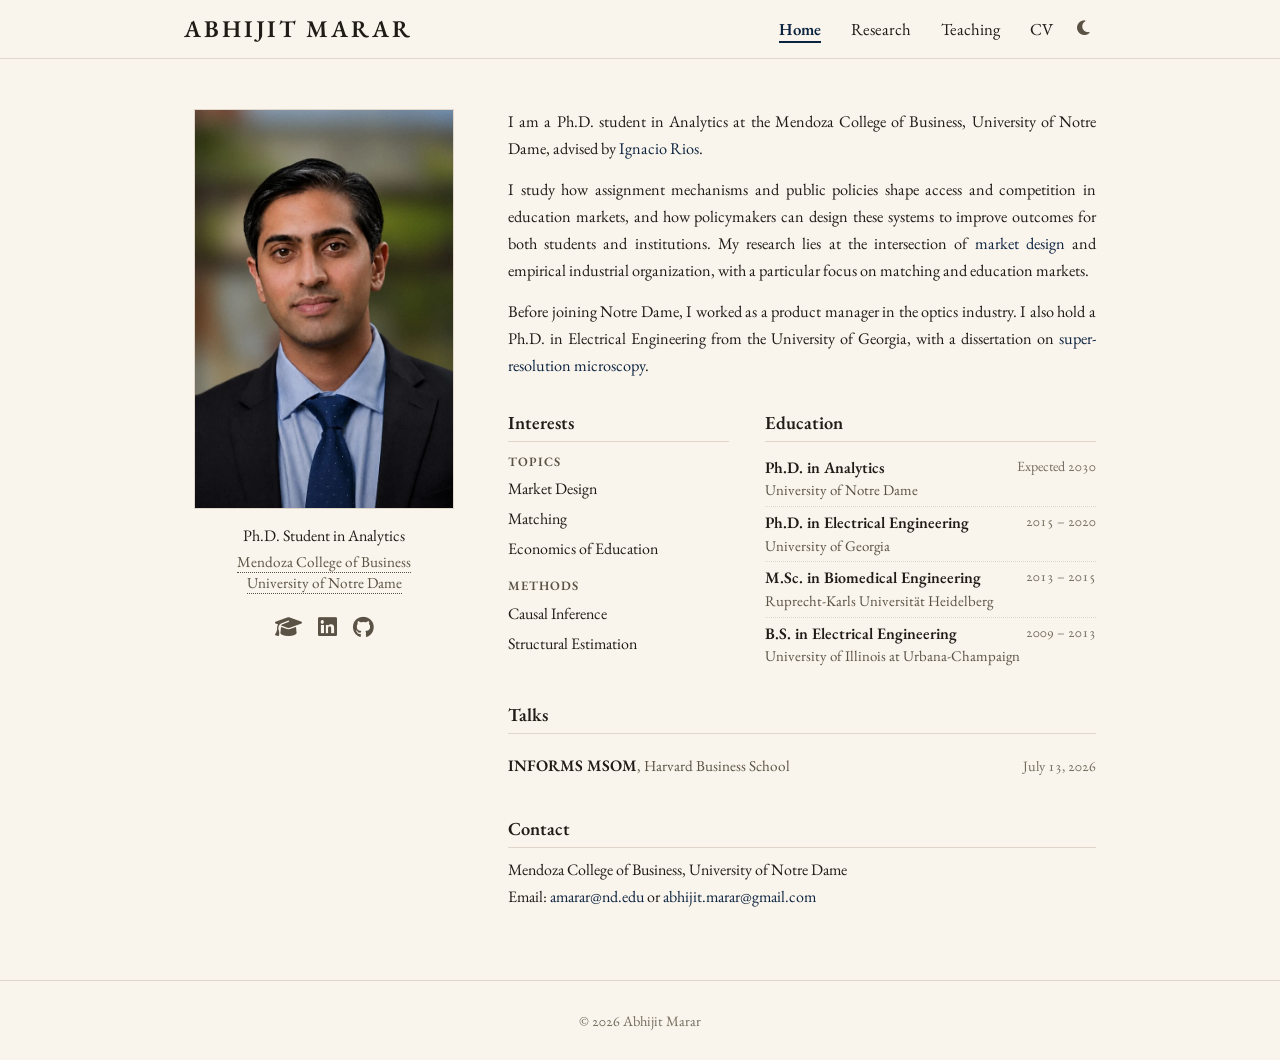
<file: index.html>
<!DOCTYPE html>
<html lang="en">
<head>
    <meta charset="UTF-8">
    <meta name="viewport" content="width=device-width, initial-scale=1.0">
    <title>Abhijit Marar</title>
    <meta name="description" content="Abhijit Marar — Ph.D. Student in Analytics at the Mendoza College of Business, University of Notre Dame. Research in market design, matching, and the economics of education.">
    <meta name="author" content="Abhijit Marar">
    <meta name="keywords" content="Abhijit Marar, Ph.D. Analytics, Mendoza College of Business, University of Notre Dame, Market Design, Matching Markets, Economics of Education">
    <link rel="canonical" href="https://abhijitmarar.github.io/">

    <!-- Theme init (runs before body renders to prevent flash) -->
    <script>
    (function() {
        try {
            var stored = localStorage.getItem('theme');
            var prefersDark = window.matchMedia && window.matchMedia('(prefers-color-scheme: dark)').matches;
            document.documentElement.setAttribute('data-theme', stored || (prefersDark ? 'dark' : 'light'));
        } catch (e) {}
    })();
    </script>

    <!-- Open Graph -->
    <meta property="og:type" content="profile">
    <meta property="og:url" content="https://abhijitmarar.github.io/">
    <meta property="og:title" content="Abhijit Marar — Ph.D. Student in Analytics, University of Notre Dame">
    <meta property="og:description" content="Ph.D. Student in Analytics at the Mendoza College of Business, University of Notre Dame. Research in market design, matching, and the economics of education.">
    <meta property="og:image" content="https://abhijitmarar.github.io/final_website_405x720_dropin.jpg">
    <meta property="profile:first_name" content="Abhijit">
    <meta property="profile:last_name" content="Marar">

    <!-- Twitter Card -->
    <meta name="twitter:card" content="summary">
    <meta name="twitter:url" content="https://abhijitmarar.github.io/">
    <meta name="twitter:title" content="Abhijit Marar — Ph.D. Student in Analytics, University of Notre Dame">
    <meta name="twitter:description" content="Ph.D. Student in Analytics at the Mendoza College of Business, University of Notre Dame.">
    <meta name="twitter:image" content="https://abhijitmarar.github.io/final_website_405x720_dropin.jpg">

    <link rel="stylesheet" href="style.css?v=9">
    <link rel="stylesheet" href="https://cdnjs.cloudflare.com/ajax/libs/font-awesome/6.5.1/css/all.min.css">
    <link rel="preconnect" href="https://fonts.googleapis.com">
    <link rel="preconnect" href="https://fonts.gstatic.com" crossorigin>
    <link href="https://fonts.googleapis.com/css2?family=EB+Garamond:ital,wght@0,400;0,500;0,600;0,700;1,400;1,500&display=swap" rel="stylesheet">

    <!-- Schema.org Person -->
    <script type="application/ld+json">
    {
      "@context": "https://schema.org",
      "@type": "Person",
      "name": "Abhijit Marar",
      "givenName": "Abhijit",
      "familyName": "Marar",
      "url": "https://abhijitmarar.github.io/",
      "image": "https://abhijitmarar.github.io/final_website_405x720_dropin.jpg",
      "jobTitle": "Ph.D. Student in Analytics",
      "description": "Ph.D. Student in Analytics at the Mendoza College of Business, University of Notre Dame. Research in market design, matching, and the economics of education.",
      "affiliation": {
        "@type": "CollegeOrUniversity",
        "name": "Mendoza College of Business, University of Notre Dame",
        "url": "https://mendoza.nd.edu/"
      },
      "email": "mailto:amarar@nd.edu",
      "knowsAbout": [
        "Market Design",
        "Matching Markets",
        "Economics of Education"
      ],
      "sameAs": [
        "https://scholar.google.com/citations?user=hpE_6rUAAAAJ&hl=en",
        "https://www.linkedin.com/in/abhijitmarar",
        "https://github.com/abhijitmarar"
      ],
      "alumniOf": [
        {
          "@type": "CollegeOrUniversity",
          "name": "University of Georgia",
          "url": "https://www.uga.edu/"
        },
        {
          "@type": "CollegeOrUniversity",
          "name": "Ruprecht-Karls Universität Heidelberg",
          "url": "https://www.uni-heidelberg.de/"
        },
        {
          "@type": "CollegeOrUniversity",
          "name": "University of Illinois at Urbana-Champaign",
          "url": "https://illinois.edu/"
        }
      ]
    }
    </script>
</head>
<body>

<!-- Navigation -->
<header class="site-header">
    <nav class="nav-container">
        <h1 class="nav-logo-wrap"><a href="/" class="nav-logo">Abhijit Marar</a></h1>
        <div class="nav-right">
            <ul class="nav-links">
                <li><a href="/" class="is-active">Home</a></li>
                <li><a href="research.html">Research</a></li>
                <li><a href="teaching.html">Teaching</a></li>
                <li><a href="Abhijit_Marar_CV_2026.pdf" target="_blank">CV</a></li>
            </ul>
            <button class="theme-toggle" id="theme-toggle" aria-label="Toggle dark mode" title="Toggle dark mode">
                <i class="fas fa-moon"></i>
            </button>
            <button class="nav-toggle" aria-label="Toggle navigation">
                <i class="fas fa-bars"></i>
            </button>
        </div>
    </nav>
</header>

<main class="container">

<!-- Hero -->
<section id="about" class="hero">
    <div class="hero-grid">

        <!-- Left column: portrait + identity + social -->
        <aside class="hero-side">
            <div class="photo-wrapper">
                <picture>
                    <source type="image/webp"
                            srcset="final_website_600w.webp 600w, final_website_1200w_retina.webp 1126w"
                            sizes="(max-width: 768px) 220px, 260px">
                    <img src="final_website_405x720_dropin.jpg" alt="Abhijit Marar"
                         width="405" height="720"
                         onerror="this.style.display='none'; document.getElementById('photo-fallback').style.display='flex';">
                </picture>
                <div class="photo-fallback" id="photo-fallback">AM</div>
            </div>
            <div class="hero-identity">
                <p class="role">Ph.D. Student in Analytics</p>
                <p class="affiliation">
                    <a href="https://mendoza.nd.edu/" target="_blank">Mendoza College of Business</a><br>
                    <a href="https://www.nd.edu/" target="_blank">University of Notre Dame</a>
                </p>
            </div>
            <ul class="hero-social" aria-label="Profiles">
                <li><a href="https://scholar.google.com/citations?user=hpE_6rUAAAAJ&amp;hl=en" target="_blank" title="Google Scholar"><i class="fas fa-graduation-cap"></i></a></li>
                <li><a href="https://www.linkedin.com/in/abhijitmarar" target="_blank" title="LinkedIn"><i class="fab fa-linkedin"></i></a></li>
                <li><a href="https://github.com/abhijitmarar" target="_blank" title="GitHub"><i class="fab fa-github"></i></a></li>
            </ul>
        </aside>

        <!-- Right column: about + interests + education + contact -->
        <div class="hero-main">
            <div class="bio-section">
                <p>
                    I am a Ph.D. student in Analytics at the Mendoza College of Business, University of Notre Dame,
                    advised by <a href="https://iriosu.github.io/" target="_blank">Ignacio Rios</a>.
                </p>
                <p>
                    I study how assignment mechanisms and public policies shape access and competition in education markets, and how policymakers can design these systems to improve outcomes for both students and institutions.
                    My research lies at the intersection of <a href="https://en.wikipedia.org/wiki/Market_design" target="_blank">market design</a> and empirical industrial organization, with a particular focus on matching and education markets.
                </p>
                <p>
                    Before joining Notre Dame, I worked as a product manager in the optics industry.
                    I also hold a Ph.D. in Electrical Engineering from the University of Georgia, with a dissertation on <a href="https://en.wikipedia.org/wiki/Super-resolution_microscopy" target="_blank">super-resolution microscopy</a>.
                </p>
            </div>

            <div class="info-row">
                <div>
                    <h3>Interests</h3>
                    <div class="interest-group">
                        <h4>Topics</h4>
                        <ul class="ul-interests">
                            <li>Market Design</li>
                            <li>Matching</li>
                            <li>Economics of Education</li>
                        </ul>
                    </div>
                    <div class="interest-group">
                        <h4>Methods</h4>
                        <ul class="ul-interests">
                            <li>Causal Inference</li>
                            <li>Structural Estimation</li>
                            <!-- Reserved: add "Robust Optimization" or "Optimization" here once the paper settles. -->
                        </ul>
                    </div>
                </div>
                <div>
                    <h3>Education</h3>
                    <ul class="ul-edu">
                        <li>
                            <span class="degree">Ph.D. in Analytics</span>
                            <span class="school">University of Notre Dame</span>
                            <span class="year">Expected 2030</span>
                        </li>
                        <li>
                            <span class="degree">Ph.D. in Electrical Engineering</span>
                            <span class="school">University of Georgia</span>
                            <span class="year">2015 &ndash; 2020</span>
                        </li>
                        <li>
                            <span class="degree">M.Sc. in Biomedical Engineering</span>
                            <span class="school">Ruprecht-Karls Universit&auml;t Heidelberg</span>
                            <span class="year">2013 &ndash; 2015</span>
                        </li>
                        <li>
                            <span class="degree">B.S. in Electrical Engineering</span>
                            <span class="school">University of Illinois at Urbana-Champaign</span>
                            <span class="year">2009 &ndash; 2013</span>
                        </li>
                    </ul>
                </div>
            </div>

            <!--
            Upcoming talks. Newest first. Each entry is one row: name and
            venue on the left, date on the right. Add or remove <li> items;
            an entry that has passed should be moved out or deleted.
            -->
            <div class="talks-block">
                <h3>Talks</h3>
                <ul class="talk-list">
                    <li class="talk-item">
                        <span class="talk-lead">
                            <span class="talk-name">INFORMS MSOM</span><span class="talk-venue">Harvard Business School</span>
                        </span>
                        <span class="talk-date">July 13, 2026</span>
                    </li>
                </ul>
            </div>

            <div class="contact-block">
                <h3>Contact</h3>
                <p class="contact-line">Mendoza College of Business, University of Notre Dame</p>
                <p class="contact-line">Email: <a href="mailto:amarar@nd.edu">amarar@nd.edu</a> or <a href="mailto:abhijit.marar@gmail.com">abhijit.marar@gmail.com</a></p>
            </div>
        </div>

    </div>
</section>

</main>

<!-- Footer -->
<footer class="site-footer">
    <div class="container">
        <p>&copy; 2026 Abhijit Marar</p>
    </div>
</footer>

<script>
document.querySelector('.nav-toggle').addEventListener('click', function() {
    document.querySelector('.nav-links').classList.toggle('active');
});
document.querySelectorAll('.nav-links a').forEach(function(link) {
    link.addEventListener('click', function() {
        document.querySelector('.nav-links').classList.remove('active');
    });
});

// Theme toggle
(function() {
    var btn = document.getElementById('theme-toggle');
    if (!btn) return;
    function updateIcon() {
        var cur = document.documentElement.getAttribute('data-theme');
        btn.innerHTML = cur === 'dark'
            ? '<i class="fas fa-sun"></i>'
            : '<i class="fas fa-moon"></i>';
    }
    updateIcon();
    btn.addEventListener('click', function() {
        var cur = document.documentElement.getAttribute('data-theme');
        var next = cur === 'dark' ? 'light' : 'dark';
        document.documentElement.setAttribute('data-theme', next);
        try { localStorage.setItem('theme', next); } catch (e) {}
        updateIcon();
    });
})();
</script>

</body>
</html>
</file>
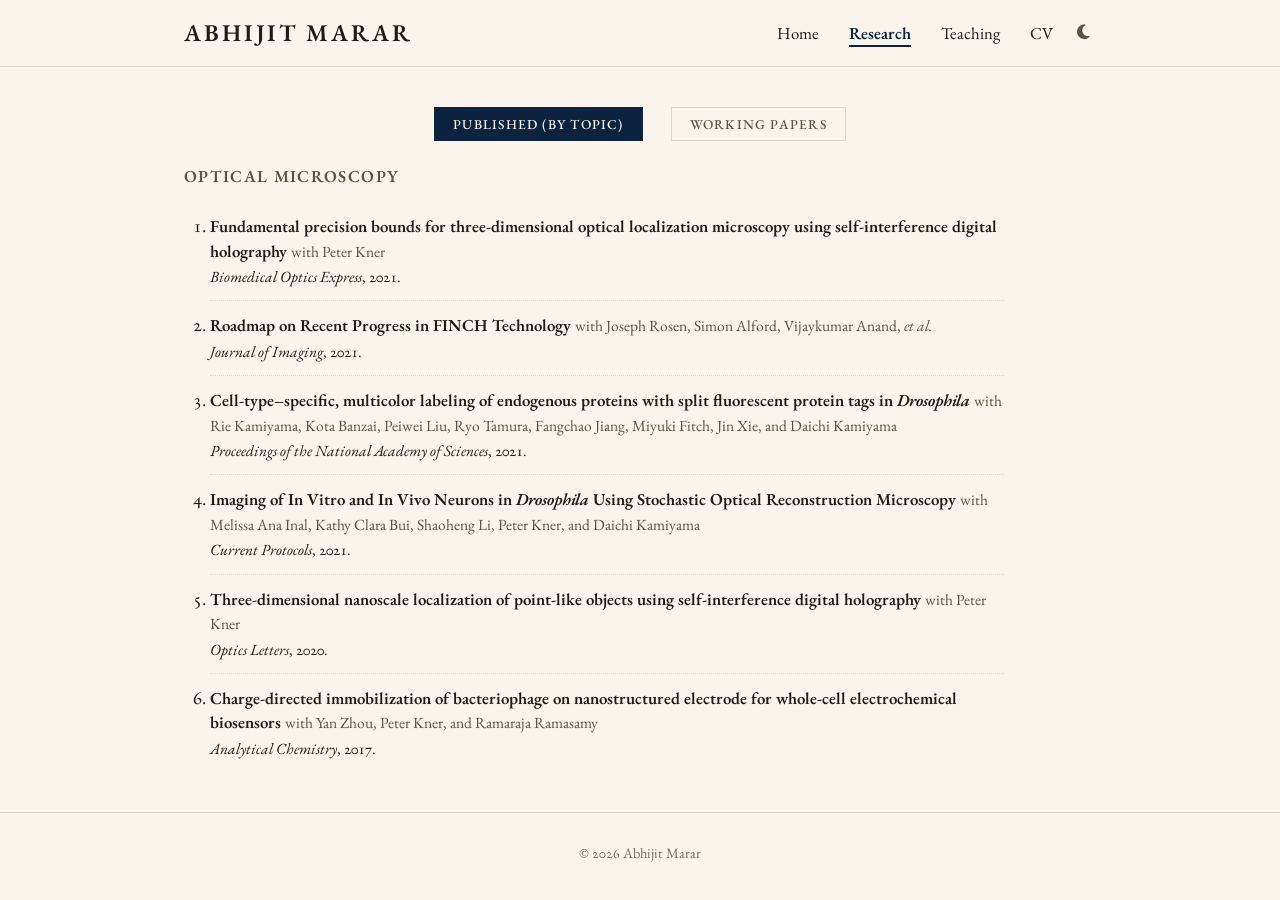
<file: research.html>
<!DOCTYPE html>
<html lang="en">
<head>
    <meta charset="UTF-8">
    <meta name="viewport" content="width=device-width, initial-scale=1.0">
    <title>Research | Abhijit Marar</title>
    <meta name="description" content="Research and publications by Abhijit Marar — Ph.D. Student in Analytics at the Mendoza College of Business, University of Notre Dame. Working papers and journal publications in market design, optics, and biomedical engineering.">
    <meta name="author" content="Abhijit Marar">
    <link rel="canonical" href="https://abhijitmarar.github.io/research.html">

    <!-- Theme init (runs before body renders to prevent flash) -->
    <script>
    (function() {
        try {
            var stored = localStorage.getItem('theme');
            var prefersDark = window.matchMedia && window.matchMedia('(prefers-color-scheme: dark)').matches;
            document.documentElement.setAttribute('data-theme', stored || (prefersDark ? 'dark' : 'light'));
        } catch (e) {}
    })();
    </script>

    <!-- Open Graph -->
    <meta property="og:type" content="article">
    <meta property="og:url" content="https://abhijitmarar.github.io/research.html">
    <meta property="og:title" content="Research | Abhijit Marar">
    <meta property="og:description" content="Working papers and journal publications by Abhijit Marar.">
    <meta property="og:image" content="https://abhijitmarar.github.io/final_website_405x720_dropin.jpg">

    <!-- Twitter Card -->
    <meta name="twitter:card" content="summary">
    <meta name="twitter:title" content="Research | Abhijit Marar">
    <meta name="twitter:description" content="Working papers and journal publications by Abhijit Marar.">

    <link rel="stylesheet" href="style.css?v=9">
    <link rel="stylesheet" href="https://cdnjs.cloudflare.com/ajax/libs/font-awesome/6.5.1/css/all.min.css">
    <link rel="preconnect" href="https://fonts.googleapis.com">
    <link rel="preconnect" href="https://fonts.gstatic.com" crossorigin>
    <link href="https://fonts.googleapis.com/css2?family=EB+Garamond:ital,wght@0,400;0,500;0,600;0,700;1,400;1,500&display=swap" rel="stylesheet">
</head>
<body>

<!-- Navigation -->
<header class="site-header">
    <nav class="nav-container">
        <a href="/" class="nav-logo">Abhijit Marar</a>
        <div class="nav-right">
            <ul class="nav-links">
                <li><a href="/">Home</a></li>
                <li><a href="research.html" class="is-active">Research</a></li>
                <li><a href="teaching.html">Teaching</a></li>
                <li><a href="Abhijit_Marar_CV_2026.pdf" target="_blank">CV</a></li>
            </ul>
            <button class="theme-toggle" id="theme-toggle" aria-label="Toggle dark mode" title="Toggle dark mode">
                <i class="fas fa-moon"></i>
            </button>
            <button class="nav-toggle" aria-label="Toggle navigation">
                <i class="fas fa-bars"></i>
            </button>
        </div>
    </nav>
</header>

<main class="container">

<div class="paper-filters" role="group" aria-label="Filter papers by status">
    <button type="button" class="filter-btn is-active" data-filter="published" aria-pressed="true">Published (By Topic)</button>
    <button type="button" class="filter-btn" data-filter="working" aria-pressed="false">Working Papers</button>
</div>

<section class="research-group" data-group="published">
    <div class="paper-topic">
        <h4>Optical Microscopy</h4>
        <ol class="paper-list">
            <li class="paper">
                <p class="paper-title"><a href="https://opg.optica.org/boe/fulltext.cfm?uri=boe-12-1-20" target="_blank">Fundamental precision bounds for three-dimensional optical localization microscopy using self-interference digital holography</a> <span class="paper-authors">with Peter Kner</span></p>
                <p class="paper-venue"><em>Biomedical Optics Express</em>, 2021.</p>
            </li>
            <li class="paper">
                <p class="paper-title"><a href="https://www.mdpi.com/2313-433X/7/10/197" target="_blank">Roadmap on Recent Progress in FINCH Technology</a> <span class="paper-authors">with Joseph Rosen, Simon Alford, Vijaykumar Anand, <em>et al.</em></span></p>
                <p class="paper-venue"><em>Journal of Imaging</em>, 2021.</p>
            </li>
            <li class="paper">
                <p class="paper-title"><a href="https://www.pnas.org/doi/abs/10.1073/pnas.2024690118" target="_blank">Cell-type&ndash;specific, multicolor labeling of endogenous proteins with split fluorescent protein tags in <em>Drosophila</em></a> <span class="paper-authors">with Rie Kamiyama, Kota Banzai, Peiwei Liu, Ryo Tamura, Fangchao Jiang, Miyuki Fitch, Jin Xie, and Daichi Kamiyama</span></p>
                <p class="paper-venue"><em>Proceedings of the National Academy of Sciences</em>, 2021.</p>
            </li>
            <li class="paper">
                <p class="paper-title"><a href="https://currentprotocols.onlinelibrary.wiley.com/doi/10.1002/cpz1.203" target="_blank">Imaging of In Vitro and In Vivo Neurons in <em>Drosophila</em> Using Stochastic Optical Reconstruction Microscopy</a> <span class="paper-authors">with Melissa Ana Inal, Kathy Clara Bui, Shaoheng Li, Peter Kner, and Daichi Kamiyama</span></p>
                <p class="paper-venue"><em>Current Protocols</em>, 2021.</p>
            </li>
            <li class="paper">
                <p class="paper-title"><a href="https://opg.optica.org/ol/abstract.cfm?uri=ol-45-2-591" target="_blank">Three-dimensional nanoscale localization of point-like objects using self-interference digital holography</a> <span class="paper-authors">with Peter Kner</span></p>
                <p class="paper-venue"><em>Optics Letters</em>, 2020.</p>
            </li>
            <li class="paper">
                <p class="paper-title"><a href="https://pubs.acs.org/doi/abs/10.1021/acs.analchem.6b03751" target="_blank">Charge-directed immobilization of bacteriophage on nanostructured electrode for whole-cell electrochemical biosensors</a> <span class="paper-authors">with Yan Zhou, Peter Kner, and Ramaraja Ramasamy</span></p>
                <p class="paper-venue"><em>Analytical Chemistry</em>, 2017.</p>
            </li>
        </ol>
    </div>
</section>

<section class="research-group" data-group="working">
    <ol class="paper-list">
        <li class="paper">
            <p class="paper-title">Designing Admissions Requirements: Balancing Access, Competition, and Student Outcomes <span class="paper-authors">with Ignacio Rios and Tom&aacute;s Larroucau</span></p>
        </li>
        <li class="paper">
            <p class="paper-title">The Admissions Paradox: Sought-After Schools and College Access in Chile <span class="paper-authors">with Ignacio Rios and Tom&aacute;s Larroucau</span></p>
        </li>
    </ol>
</section>

</main>

<!-- Footer -->
<footer class="site-footer">
    <div class="container">
        <p>&copy; 2026 Abhijit Marar</p>
    </div>
</footer>

<script>
document.querySelector('.nav-toggle').addEventListener('click', function() {
    document.querySelector('.nav-links').classList.toggle('active');
});
document.querySelectorAll('.nav-links a').forEach(function(link) {
    link.addEventListener('click', function() {
        document.querySelector('.nav-links').classList.remove('active');
    });
});

// Theme toggle
(function() {
    var btn = document.getElementById('theme-toggle');
    if (!btn) return;
    function updateIcon() {
        var cur = document.documentElement.getAttribute('data-theme');
        btn.innerHTML = cur === 'dark'
            ? '<i class="fas fa-sun"></i>'
            : '<i class="fas fa-moon"></i>';
    }
    updateIcon();
    btn.addEventListener('click', function() {
        var cur = document.documentElement.getAttribute('data-theme');
        var next = cur === 'dark' ? 'light' : 'dark';
        document.documentElement.setAttribute('data-theme', next);
        try { localStorage.setItem('theme', next); } catch (e) {}
        updateIcon();
    });
})();
</script>

<script>
// Toggle between Published and Working Papers
(function () {
    var buttons = Array.prototype.slice.call(document.querySelectorAll('.filter-btn'));
    if (!buttons.length) return;
    var sections = Array.prototype.slice.call(document.querySelectorAll('.research-group[data-group]'));

    function apply(filter) {
        sections.forEach(function (s) {
            s.hidden = s.getAttribute('data-group') !== filter;
        });
    }

    buttons.forEach(function (btn) {
        btn.addEventListener('click', function () {
            buttons.forEach(function (b) {
                var active = (b === btn);
                b.classList.toggle('is-active', active);
                b.setAttribute('aria-pressed', active ? 'true' : 'false');
            });
            apply(btn.getAttribute('data-filter'));
        });
    });

    // Show the default tab (Published) on load.
    var initial = document.querySelector('.filter-btn.is-active') || buttons[0];
    apply(initial.getAttribute('data-filter'));
})();
</script>

</body>
</html>
</file>
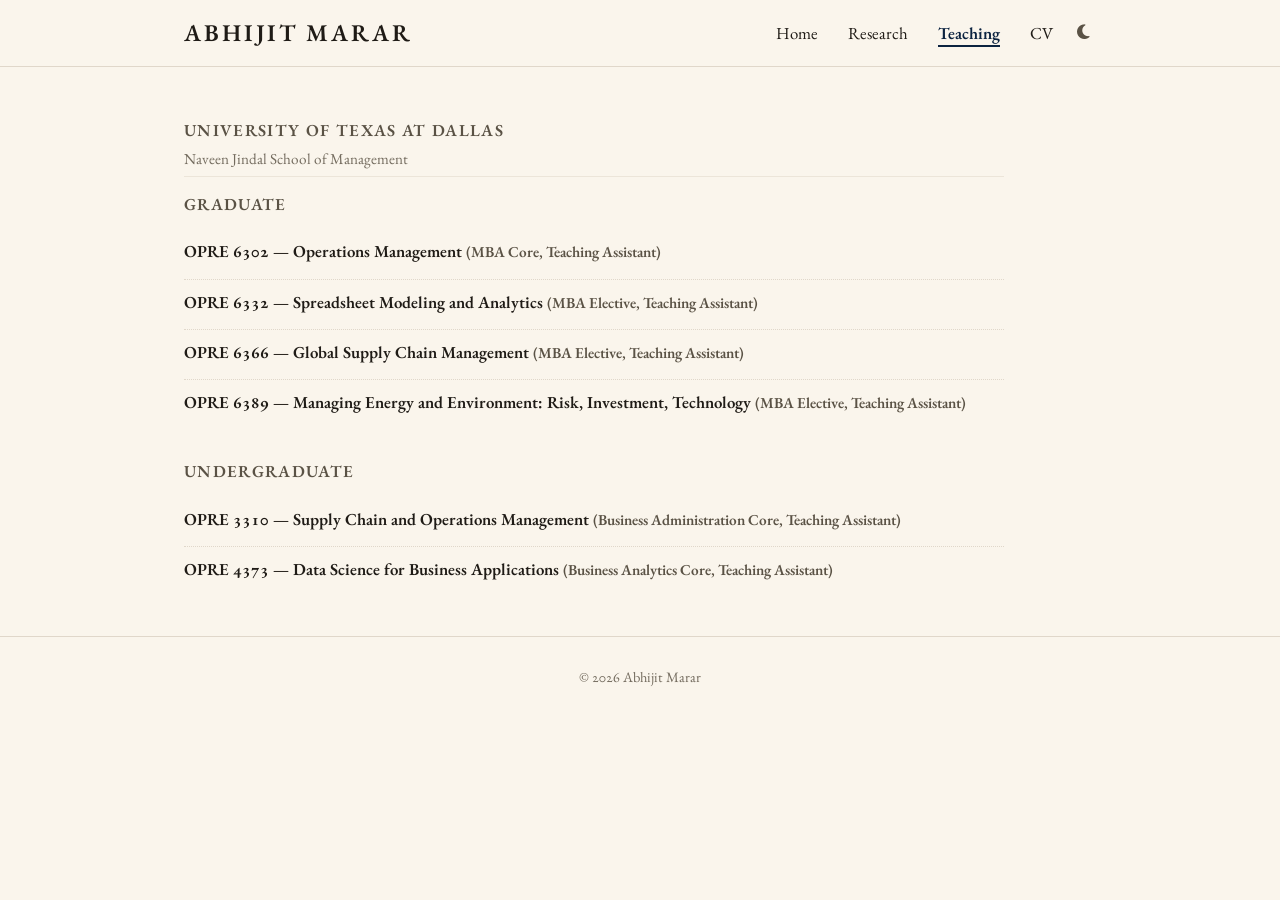
<file: teaching.html>
<!DOCTYPE html>
<html lang="en">
<head>
    <meta charset="UTF-8">
    <meta name="viewport" content="width=device-width, initial-scale=1.0">
    <title>Teaching | Abhijit Marar</title>
    <meta name="description" content="Teaching experience of Abhijit Marar — Teaching Assistant for graduate and undergraduate operations management courses at the Naveen Jindal School of Management, University of Texas at Dallas.">
    <meta name="author" content="Abhijit Marar">
    <link rel="canonical" href="https://abhijitmarar.github.io/teaching.html">

    <!-- Theme init (runs before body renders to prevent flash) -->
    <script>
    (function() {
        try {
            var stored = localStorage.getItem('theme');
            var prefersDark = window.matchMedia && window.matchMedia('(prefers-color-scheme: dark)').matches;
            document.documentElement.setAttribute('data-theme', stored || (prefersDark ? 'dark' : 'light'));
        } catch (e) {}
    })();
    </script>

    <!-- Open Graph -->
    <meta property="og:type" content="article">
    <meta property="og:url" content="https://abhijitmarar.github.io/teaching.html">
    <meta property="og:title" content="Teaching | Abhijit Marar">
    <meta property="og:description" content="Teaching experience of Abhijit Marar.">
    <meta property="og:image" content="https://abhijitmarar.github.io/final_website_405x720_dropin.jpg">

    <!-- Twitter Card -->
    <meta name="twitter:card" content="summary">
    <meta name="twitter:title" content="Teaching | Abhijit Marar">
    <meta name="twitter:description" content="Teaching experience of Abhijit Marar.">

    <link rel="stylesheet" href="style.css?v=9">
    <link rel="stylesheet" href="https://cdnjs.cloudflare.com/ajax/libs/font-awesome/6.5.1/css/all.min.css">
    <link rel="preconnect" href="https://fonts.googleapis.com">
    <link rel="preconnect" href="https://fonts.gstatic.com" crossorigin>
    <link href="https://fonts.googleapis.com/css2?family=EB+Garamond:ital,wght@0,400;0,500;0,600;0,700;1,400;1,500&display=swap" rel="stylesheet">
</head>
<body>

<!-- Navigation -->
<header class="site-header">
    <nav class="nav-container">
        <a href="/" class="nav-logo">Abhijit Marar</a>
        <div class="nav-right">
            <ul class="nav-links">
                <li><a href="/">Home</a></li>
                <li><a href="research.html">Research</a></li>
                <li><a href="teaching.html" class="is-active">Teaching</a></li>
                <li><a href="Abhijit_Marar_CV_2026.pdf" target="_blank">CV</a></li>
            </ul>
            <button class="theme-toggle" id="theme-toggle" aria-label="Toggle dark mode" title="Toggle dark mode">
                <i class="fas fa-moon"></i>
            </button>
            <button class="nav-toggle" aria-label="Toggle navigation">
                <i class="fas fa-bars"></i>
            </button>
        </div>
    </nav>
</header>

<main class="container">

<section class="research-group">
    <h3>University of Texas at Dallas<span class="school-sub">Naveen Jindal School of Management</span></h3>

    <div class="paper-topic">
        <h4>Graduate</h4>
        <ul class="course-list">
            <li class="course">
                <p class="course-title"><a href="https://catalog.utdallas.edu/2025/graduate/courses/opre6302" target="_blank" rel="noopener">OPRE 6302 &mdash; Operations Management</a> <span class="teaching-role">(MBA Core, Teaching Assistant)</span></p>
            </li>
            <li class="course">
                <p class="course-title"><a href="https://catalog.utdallas.edu/2025/graduate/courses/opre6332" target="_blank" rel="noopener">OPRE 6332 &mdash; Spreadsheet Modeling and Analytics</a> <span class="teaching-role">(MBA Elective, Teaching Assistant)</span></p>
            </li>
            <li class="course">
                <p class="course-title"><a href="https://catalog.utdallas.edu/2025/graduate/courses/opre6366" target="_blank" rel="noopener">OPRE 6366 &mdash; Global Supply Chain Management</a> <span class="teaching-role">(MBA Elective, Teaching Assistant)</span></p>
            </li>
            <li class="course">
                <p class="course-title"><a href="https://catalog.utdallas.edu/2025/graduate/courses/opre6389" target="_blank" rel="noopener">OPRE 6389 &mdash; Managing Energy and Environment: Risk, Investment, Technology</a> <span class="teaching-role">(MBA Elective, Teaching Assistant)</span></p>
            </li>
        </ul>
    </div>

    <div class="paper-topic">
        <h4>Undergraduate</h4>
        <ul class="course-list">
            <li class="course">
                <p class="course-title"><a href="https://catalog.utdallas.edu/2025/undergraduate/courses/opre3310" target="_blank" rel="noopener">OPRE 3310 &mdash; Supply Chain and Operations Management</a> <span class="teaching-role">(Business Administration Core, Teaching Assistant)</span></p>
            </li>
            <li class="course">
                <p class="course-title"><a href="https://catalog.utdallas.edu/2025/undergraduate/courses/opre4373" target="_blank" rel="noopener">OPRE 4373 &mdash; Data Science for Business Applications</a> <span class="teaching-role">(Business Analytics Core, Teaching Assistant)</span></p>
            </li>
        </ul>
    </div>
</section>

</main>

<!-- Footer -->
<footer class="site-footer">
    <div class="container">
        <p>&copy; 2026 Abhijit Marar</p>
    </div>
</footer>

<script>
document.querySelector('.nav-toggle').addEventListener('click', function() {
    document.querySelector('.nav-links').classList.toggle('active');
});
document.querySelectorAll('.nav-links a').forEach(function(link) {
    link.addEventListener('click', function() {
        document.querySelector('.nav-links').classList.remove('active');
    });
});

// Theme toggle
(function() {
    var btn = document.getElementById('theme-toggle');
    if (!btn) return;
    function updateIcon() {
        var cur = document.documentElement.getAttribute('data-theme');
        btn.innerHTML = cur === 'dark'
            ? '<i class="fas fa-sun"></i>'
            : '<i class="fas fa-moon"></i>';
    }
    updateIcon();
    btn.addEventListener('click', function() {
        var cur = document.documentElement.getAttribute('data-theme');
        var next = cur === 'dark' ? 'light' : 'dark';
        document.documentElement.setAttribute('data-theme', next);
        try { localStorage.setItem('theme', next); } catch (e) {}
        updateIcon();
    });
})();
</script>

</body>
</html>
</file>
<file: style.css>
/* ============================================
   Abhijit Marar — Academic Personal Website
   Layout: portrait-left, content-right (Fernandes-inspired)
   Typography: classical serif (EB Garamond / Latin Modern feel)
   ============================================ */

*, *::before, *::after {
    margin: 0;
    padding: 0;
    box-sizing: border-box;
}

:root {
    --color-text: #1f1b16;
    --color-muted: #5a5245;
    --color-faint: #736b5e;
    --color-link: #0c2340;
    --color-link-hover: #2b5680;
    --color-bg: #faf5ec;
    --color-border: #e0d7ca;
    --color-border-soft: #ece5d9;
    --color-highlight: #fcedbb;
    --color-highlight-border: #cbb057;
    --font-serif: 'EB Garamond', 'Latin Modern Roman', 'Computer Modern Serif', Georgia, 'Times New Roman', serif;
    --max-width: 960px;
    --measure: 820px;   /* readable line length for prose-heavy pages */
}

html {
    scroll-behavior: smooth;
    scroll-padding-top: 70px;
}

body {
    font-family: var(--font-serif);
    font-size: 19px;
    line-height: 1.6;
    color: var(--color-text);
    background-color: var(--color-bg);
    -webkit-font-smoothing: antialiased;
    -moz-osx-font-smoothing: grayscale;
    font-feature-settings: "kern", "liga", "onum";
}

a {
    color: var(--color-link);
    text-decoration: none;
    transition: color 0.15s;
}

a:hover {
    color: var(--color-link-hover);
    text-decoration: underline;
}

.container {
    max-width: var(--max-width);
    margin: 0 auto;
    padding: 0 24px;
}

/* --- Navigation --- */
.site-header {
    position: sticky;
    top: 0;
    z-index: 100;
    background: rgba(250, 245, 236, 0.97);
    border-bottom: 1px solid var(--color-border);
    backdrop-filter: blur(6px);
    -webkit-backdrop-filter: blur(6px);
}

.nav-container {
    max-width: var(--max-width);
    margin: 0 auto;
    padding: 14px 24px;
    display: flex;
    justify-content: space-between;
    align-items: center;
}

/* On the home page the logo is wrapped in an <h1> so the page has a heading;
   reset the default h1 sizing/margin so the nav bar is unaffected. */
.nav-logo-wrap {
    margin: 0;
    font-size: inherit;
    font-weight: inherit;
    line-height: 1;
}

.nav-logo {
    font-family: var(--font-serif);
    font-size: 1.5rem;
    font-weight: 600;
    color: var(--color-text);
    text-transform: uppercase;
    letter-spacing: 0.12em;
}

.nav-logo:hover {
    color: var(--color-link);
    text-decoration: none;
}

.nav-toggle {
    display: none;
    background: none;
    border: none;
    font-size: 1.2rem;
    color: var(--color-text);
    cursor: pointer;
    padding: 4px 8px;
}

.nav-links {
    list-style: none;
    display: flex;
    gap: 30px;
    align-items: center;
}

.nav-links a {
    font-family: var(--font-serif);
    font-size: 1.05rem;
    color: var(--color-text);
    font-weight: 400;
}

.nav-links a:hover {
    color: var(--color-link);
    text-decoration: underline;
    text-underline-offset: 4px;
}

.nav-links a.is-active {
    color: var(--color-link);
    font-weight: 600;
    border-bottom: 2px solid var(--color-link);
    padding-bottom: 1px;
}

.nav-links a.is-active:hover {
    text-decoration: none;
}

/* --- Hero / About Section --- */
.hero {
    padding: 50px 0 30px;
}

.hero-grid {
    display: grid;
    grid-template-columns: 280px 1fr;
    column-gap: 44px;
    align-items: start;
}

/* Left column */
.hero-side {
    text-align: center;
}

.photo-wrapper {
    width: 260px;
    height: 400px;
    position: relative;
    overflow: hidden;
    border: 1px solid var(--color-border);
    margin: 0 auto 16px;
    background: #f3ece1;
}

.photo-wrapper img {
    width: 100%;
    height: 100%;
    object-fit: cover;
    display: block;
}

.photo-fallback {
    display: none;
    width: 100%;
    height: 100%;
    background: #efe7db;
    color: var(--color-muted);
    font-family: var(--font-serif);
    font-size: 3rem;
    font-weight: 600;
    align-items: center;
    justify-content: center;
    letter-spacing: 0.05em;
    position: absolute;
    inset: 0;
}

.hero-identity h1 {
    font-family: var(--font-serif);
    font-size: 1.4rem;
    font-weight: 600;
    color: var(--color-text);
    margin-bottom: 4px;
    line-height: 1.25;
}

.hero-identity .role {
    font-family: var(--font-serif);
    font-size: 1rem;
    color: var(--color-text);
    line-height: 1.4;
    margin-bottom: 4px;
}

.hero-identity .affiliation {
    font-family: var(--font-serif);
    font-size: 0.95rem;
    color: var(--color-muted);
    line-height: 1.4;
    margin-top: 4px;
}

.hero-identity .affiliation a {
    color: var(--color-muted);
    border-bottom: 1px dotted var(--color-muted);
}

.hero-identity .affiliation a:hover {
    color: var(--color-link);
    border-bottom-color: var(--color-link);
    text-decoration: none;
}

.hero-social {
    list-style: none;
    display: flex;
    justify-content: center;
    gap: 16px;
    margin-top: 16px;
}

.hero-social a {
    color: var(--color-muted);
    font-size: 1.35rem;
    transition: color 0.15s, transform 0.15s;
    display: inline-block;
}

.hero-social a:hover {
    color: var(--color-link);
    transform: translateY(-1px);
}

/* --- Upcoming Talks (home page, below Interests/Education) --- */
.talks-block {
    margin-top: 28px;
}

.talks-block h3 {
    font-family: var(--font-serif);
    font-size: 1.15rem;
    font-weight: 600;
    color: var(--color-text);
    margin-bottom: 10px;
    padding-bottom: 4px;
    border-bottom: 1px solid var(--color-border);
}

/* One row per talk: name + venue left, date right. Wraps to two lines
   only when the venue is long. */
.talks-block .talk-item {
    display: flex;
    justify-content: space-between;
    align-items: baseline;
    gap: 18px;
    padding: 7px 0;
    line-height: 1.45;
}

.talks-block .talk-item + .talk-item {
    border-top: 1px dotted var(--color-border);
}

.talks-block .talk-name {
    font-weight: 600;
    color: var(--color-text);
    font-size: 1rem;
}

.talks-block .talk-venue {
    color: var(--color-muted);
    font-size: 0.95rem;
}

.talks-block .talk-venue::before {
    content: ", ";
    font-style: normal;
}

.talks-block .talk-date {
    color: var(--color-faint);
    font-size: 0.9rem;
    font-variant-numeric: oldstyle-nums;
    white-space: nowrap;
}

.talk-flag {
    display: inline-block;
    margin-left: 6px;
    padding: 0 6px;
    border: 1px solid var(--color-highlight-border);
    background: var(--color-highlight);
    border-radius: 2px;
    color: var(--color-text);
    font-size: 0.74rem;
    font-style: normal;
    font-variant-numeric: normal;
    letter-spacing: 0.04em;
    text-transform: uppercase;
    vertical-align: 1px;
}

/* Right column */
.hero-main h2 {
    font-family: var(--font-serif);
    font-size: 1.5rem;
    font-weight: 600;
    color: var(--color-text);
    margin: 0 0 16px;
    padding-bottom: 6px;
    border-bottom: 1px solid var(--color-border);
}

.bio-section p {
    margin-bottom: 14px;
    font-size: 1.02rem;
    line-height: 1.65;
    color: var(--color-text);
    text-align: justify;
    hyphens: auto;
}

.bio-section p:last-child {
    margin-bottom: 0;
}

.bio-section strong {
    font-weight: 600;
}

/* News callout (Craig-style highlight) — unused by default; ready when you need it */
.news-callout {
    background: var(--color-highlight);
    border-left: 3px solid var(--color-highlight-border);
    padding: 12px 16px;
    margin: 18px 0;
    font-size: 1rem;
    line-height: 1.55;
}

/* Two-column row: interests + education */
.info-row {
    display: grid;
    grid-template-columns: 1fr 1.5fr;
    gap: 36px;
    margin-top: 28px;
}

.info-row h3 {
    font-family: var(--font-serif);
    font-size: 1.15rem;
    font-weight: 600;
    color: var(--color-text);
    margin-bottom: 10px;
    padding-bottom: 4px;
    border-bottom: 1px solid var(--color-border);
}

.ul-interests, .ul-edu {
    list-style: none;
    padding: 0;
}

.ul-interests li {
    padding: 3px 0;
    font-size: 1rem;
    line-height: 1.5;
}

/* Interests come in two labelled groups: Topics, then Methods. */
.interest-group + .interest-group {
    margin-top: 12px;
}

.interest-group h4 {
    font-family: var(--font-serif);
    font-size: 0.8rem;
    font-weight: 600;
    color: var(--color-muted);
    text-transform: uppercase;
    letter-spacing: 0.08em;
    margin-bottom: 2px;
}

/* Two lines per entry: degree and year share the top line, school beneath. */
.ul-edu li {
    display: grid;
    grid-template-columns: 1fr auto;
    column-gap: 12px;
    padding: 5px 0;
    line-height: 1.4;
}

.ul-edu li + li {
    border-top: 1px dotted var(--color-border);
}

.ul-edu .degree {
    grid-column: 1;
    grid-row: 1;
    font-weight: 600;
    color: var(--color-text);
    font-size: 1rem;
}

.ul-edu .year {
    grid-column: 2;
    grid-row: 1;
    align-self: baseline;
    color: var(--color-faint);
    font-size: 0.88rem;
    font-variant-numeric: oldstyle-nums;
    white-space: nowrap;
}

.ul-edu .school {
    grid-column: 1 / -1;
    color: var(--color-muted);
    font-size: 0.93rem;
    margin-top: 1px;
}

/* --- Contact block (home page, below info-row) --- */
.contact-block {
    margin-top: 28px;
}

.contact-block h3 {
    font-family: var(--font-serif);
    font-size: 1.15rem;
    font-weight: 600;
    color: var(--color-text);
    margin-bottom: 10px;
    padding-bottom: 4px;
    border-bottom: 1px solid var(--color-border);
}

.contact-line {
    font-size: 1rem;
    line-height: 1.55;
    color: var(--color-text);
    margin-bottom: 2px;
}

.contact-line:last-child {
    margin-bottom: 0;
}

/* --- Paper topic subsection (within research-group) --- */
.paper-topic {
    margin-bottom: 28px;
}

.paper-topic:last-child {
    margin-bottom: 0;
}

/* Matches .research-group h3 so topic headings read as the same kind of
   label; no bottom rule, which keeps the h3 above it dominant. */
.paper-topic h4 {
    font-family: var(--font-serif);
    font-size: 1.05rem;
    font-weight: 600;
    color: var(--color-muted);
    text-transform: uppercase;
    letter-spacing: 0.08em;
    margin: 0 0 12px 0;
}

/* --- Sections (Research, etc.) --- */
.section {
    padding: 40px 0 24px;
    margin-top: 24px;
    border-top: 1px solid var(--color-border);
}

.section-title {
    font-family: var(--font-serif);
    font-size: 1.7rem;
    font-weight: 600;
    color: var(--color-text);
    margin-bottom: 24px;
}

.research-group {
    margin-bottom: 32px;
    /* The shell is wide for the home page's three-column hero; keep prose
       pages at a readable line length instead of letting titles run edge to edge. */
    max-width: var(--measure);
}

.research-group:last-child {
    margin-bottom: 0;
}

.research-group h3 {
    font-family: var(--font-serif);
    font-size: 1.05rem;
    font-weight: 600;
    color: var(--color-muted);
    text-transform: uppercase;
    letter-spacing: 0.08em;
    margin-bottom: 14px;
    padding-bottom: 4px;
    border-bottom: 1px solid var(--color-border-soft);
}

.paper-list {
    list-style: decimal;
    padding-left: 26px;
}

.paper {
    padding: 10px 0 12px;
    line-height: 1.5;
}

.paper + .paper {
    border-top: 1px dotted var(--color-border);
}

/* Avoid a stray divider above the first visible paper when a preceding
   paper in the same list is filtered out. */
.paper[hidden] + .paper {
    border-top: none;
}

.paper-title {
    font-family: var(--font-serif);
    font-size: 1.05rem;
    font-weight: 600;
    color: var(--color-text);
    line-height: 1.45;
    margin-bottom: 2px;
}

.paper-title a {
    color: inherit;
    text-decoration: none;
    transition: color 0.15s;
}

.paper-title a:hover {
    color: var(--color-link);
    text-decoration: underline;
    text-underline-offset: 3px;
}

.paper-authors {
    font-family: var(--font-serif);
    font-size: 0.97rem;
    font-weight: normal;
    color: var(--color-muted);
    margin-bottom: 2px;
}

.paper-venue {
    font-family: var(--font-serif);
    font-size: 0.97rem;
    color: var(--color-text);
}

.paper-venue em {
    font-style: italic;
}

.paper-status {
    display: inline-block;
    margin-top: 6px;
    padding: 2px 10px;
    font-size: 0.82rem;
    font-weight: 500;
    color: #7d5b00;
    background: #fbeabc;
    border: 1px solid #ddc37a;
}

/* --- Inner page header (Research, Teaching pages) — kept for backward compat --- */
.page-header {
    padding: 50px 0 20px;
    margin-bottom: 28px;
    border-bottom: 1px solid var(--color-border);
}

/* When no page-header, give the first content section breathing room below the nav */
main > .research-group:first-of-type {
    padding-top: 50px;
}

.page-title {
    font-family: var(--font-serif);
    font-size: 2rem;
    font-weight: 600;
    color: var(--color-text);
    line-height: 1.2;
}

.page-subtitle {
    font-family: var(--font-serif);
    font-size: 1.05rem;
    color: var(--color-muted);
    margin-top: 6px;
}

.page-aside {
    margin-top: 32px;
    padding-top: 16px;
    border-top: 1px dotted var(--color-border);
    font-size: 0.95rem;
    color: var(--color-muted);
}

.empty-note {
    color: var(--color-muted);
    padding: 8px 0 4px;
}

/* --- Research paper status filters --- */
.paper-filters {
    display: flex;
    flex-wrap: wrap;
    justify-content: center;
    gap: 14px 28px;
    padding-top: 40px;
    margin-bottom: 22px;
}

/* Cancel the 50px top padding the first-of-type rule would otherwise add to
   the first section, so the gap under the filter bar stays constant no matter
   which section is the first one still visible after filtering. */
main > .paper-filters + .research-group {
    padding-top: 0;
}

.filter-btn {
    font-family: var(--font-serif);
    font-size: 0.85rem;
    font-weight: 500;
    text-transform: uppercase;
    letter-spacing: 0.09em;
    color: var(--color-muted);
    background: transparent;
    border: 1px solid var(--color-border);
    border-radius: 0;
    padding: 7px 18px;
    cursor: pointer;
    transition: color 0.15s, background-color 0.15s, border-color 0.15s;
}

.filter-btn:hover {
    color: var(--color-link);
    border-color: var(--color-highlight-border);
}

.filter-btn:focus-visible {
    outline: 2px solid var(--color-highlight-border);
    outline-offset: 2px;
}

.filter-btn.is-active {
    color: var(--color-bg);
    background: var(--color-link);
    border-color: var(--color-link);
}

@media (prefers-reduced-motion: reduce) {
    .filter-btn { transition: none; }
}

/* --- Teaching & Talks lists --- */
.teaching-list,
.talk-list {
    list-style: none;
    padding: 0;
}

.teaching-item,
.talk-item {
    padding: 10px 0;
    line-height: 1.5;
}

.teaching-item + .teaching-item,
.talk-item + .talk-item {
    border-top: 1px dotted var(--color-border);
}

.teaching-item {
    display: flex;
    justify-content: space-between;
    gap: 20px;
    align-items: baseline;
}

/* --- Teaching page: courses grouped by institution and level --- */
/* Sits inside the h3 so it stays above the heading's bottom rule; echoes the
   italic school styling used in the Education list on the home page. */
.research-group h3 .school-sub {
    display: block;
    margin-top: 3px;
    font-size: 0.95rem;
    font-weight: 400;
    text-transform: none;
    letter-spacing: normal;
    color: var(--color-faint);
}

.course-list {
    list-style: none;
    padding: 0;
}

.course {
    padding: 10px 0 12px;
}

.course + .course {
    border-top: 1px dotted var(--color-border);
}

.course-title {
    font-family: var(--font-serif);
    font-size: 1.05rem;
    font-weight: 600;
    color: var(--color-text);
    line-height: 1.45;
    margin-bottom: 3px;
}

/* Same treatment as .paper-title a: inherits the heading colour rather than
   turning link-blue, and reveals itself on hover. */
.course-title a {
    color: inherit;
    text-decoration: none;
    transition: color 0.15s;
}

.course-title a:hover {
    color: var(--color-link);
    text-decoration: underline;
    text-underline-offset: 3px;
}

.course-terms {
    list-style: disc;
    padding-left: 20px;
    margin: 2px 0 0;
}

.course-terms li {
    color: var(--color-muted);
    font-size: 0.97rem;
    line-height: 1.5;
    padding: 1px 0;
}

.course-terms li::marker {
    color: var(--color-faint);
}

.instructor {
    color: var(--color-text);
}

.term {
    color: var(--color-faint);
    font-variant-numeric: oldstyle-nums;
}

.teaching-role {
    color: var(--color-muted);
    font-size: 0.95rem;
}

.teaching-year,
.talk-date {
    color: var(--color-faint);
    font-size: 0.9rem;
    font-variant-numeric: oldstyle-nums;
    white-space: nowrap;
}

.talk-venue {
    color: var(--color-muted);
}

/* --- Footer --- */
.site-footer {
    padding: 28px 0;
    margin-top: 40px;
    text-align: center;
    border-top: 1px solid var(--color-border);
}

.site-footer p {
    font-family: var(--font-serif);
    font-size: 0.9rem;
    color: var(--color-faint);
}

/* --- Right side of nav (links + theme toggle + hamburger) --- */
.nav-right {
    display: flex;
    align-items: center;
    gap: 18px;
}

.theme-toggle {
    background: none;
    border: none;
    color: var(--color-muted);
    cursor: pointer;
    font-size: 1.05rem;
    padding: 4px 6px;
    line-height: 1;
    transition: color 0.15s, transform 0.25s;
}

.theme-toggle:hover {
    color: var(--color-link);
    transform: rotate(-15deg);
}

/* --- Dark Mode (Notre Dame palette: navy + gold) --- */
[data-theme="dark"] {
    --color-text: #e8e1cf;          /* warm cream */
    --color-muted: #a0afc4;          /* muted blue-gray */
    --color-faint: #6e7d92;          /* faint blue-gray */
    --color-link: #d4a83a;           /* ND gold */
    --color-link-hover: #f3c84e;     /* brighter gold */
    --color-bg: #010818;             /* very dark navy */
    --color-border: #0a1d38;         /* mid navy for definition */
    --color-border-soft: #051124;    /* subtle navy */
    --color-highlight: #091a30;      /* callout / surface */
    --color-highlight-border: #d4a83a;
}

[data-theme="dark"] .site-header {
    background: rgba(1, 8, 24, 0.96);
}

[data-theme="dark"] .photo-wrapper {
    background: #091a30;
}

[data-theme="dark"] .photo-fallback {
    background: #091a30;
    color: var(--color-link);
}

[data-theme="dark"] .paper-status {
    background: #091a30;
    color: var(--color-link);
    border-color: #142d4f;
}

/* --- Responsive --- */
@media (max-width: 768px) {
    .nav-toggle {
        display: block;
    }

    .nav-links {
        display: none;
        position: absolute;
        top: 100%;
        left: 0;
        right: 0;
        flex-direction: column;
        background: var(--color-bg);
        padding: 12px 24px;
        gap: 0;
        border-bottom: 1px solid var(--color-border);
        box-shadow: 0 4px 8px rgba(92, 72, 44, 0.07);
    }

    .nav-links.active {
        display: flex;
    }

    .nav-links li {
        padding: 10px 0;
        border-bottom: 1px solid var(--color-border-soft);
    }

    .nav-links li:last-child {
        border-bottom: none;
    }

    .hero {
        padding: 30px 0 20px;
    }

    .hero-grid {
        grid-template-columns: 1fr;
        gap: 24px;
    }

    .nav-logo {
        font-size: 1.25rem;
    }

    .hero-side {
        text-align: center;
    }

    .photo-wrapper {
        width: 220px;
        height: 320px;
    }

    .hero-talks {
        max-width: 320px;
        margin-left: auto;
        margin-right: auto;
    }

    .info-row {
        grid-template-columns: 1fr;
        gap: 22px;
    }

    .bio-section p {
        text-align: left;
    }

    .section-title {
        font-size: 1.4rem;
    }
}

@media (max-width: 480px) {
    body {
        font-size: 18px;
    }

    .container {
        padding: 0 18px;
    }

    .nav-container {
        padding: 12px 18px;
    }

    .hero-identity h1 {
        font-size: 1.3rem;
    }

    .paper-list {
        padding-left: 22px;
    }
}
</file>
